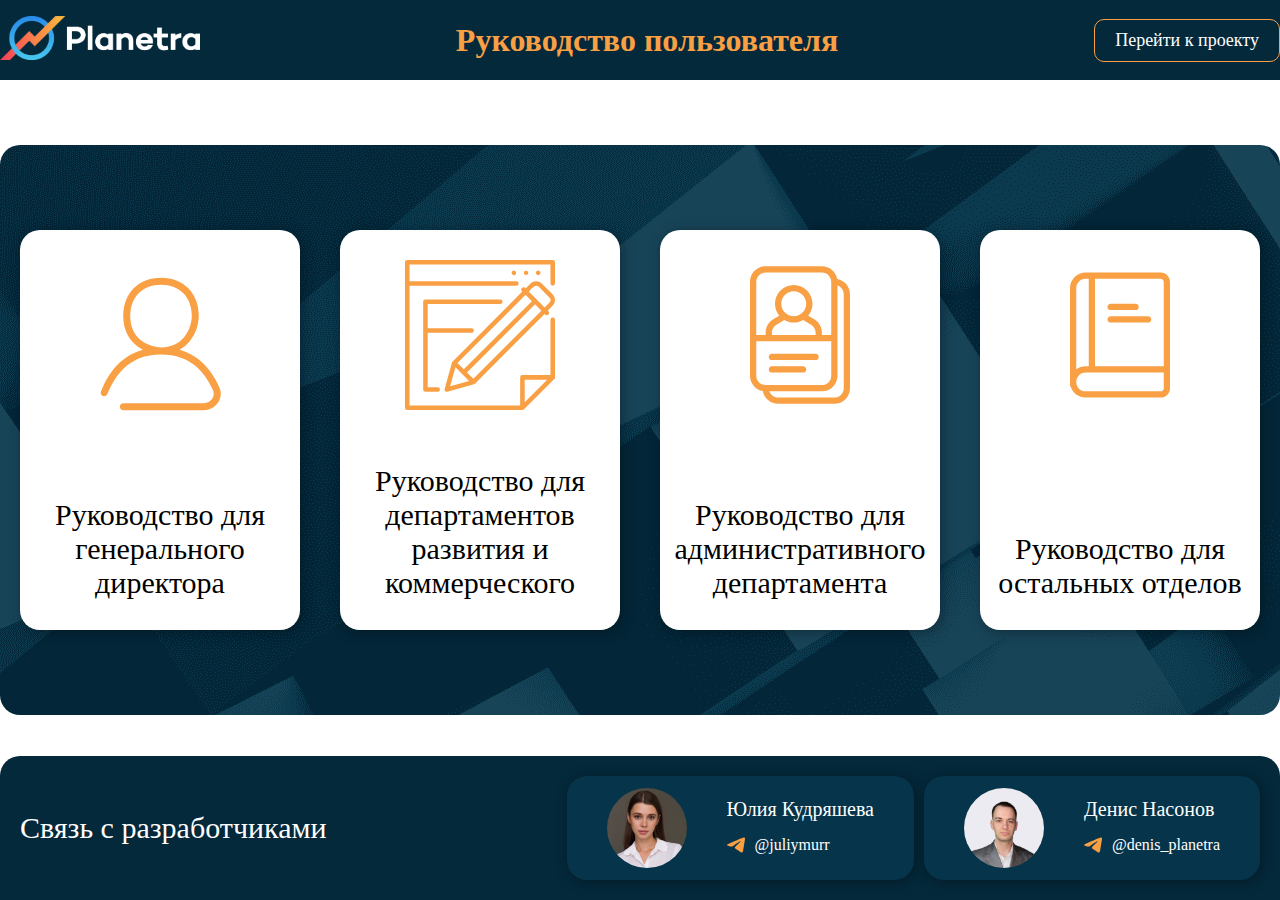
<file: index.html>
<!DOCTYPE html>
<html lang="en">
<head>
    <meta charset="UTF-8">
    <meta http-equiv="X-UA-Compatible" content="IE=edge">
    <meta name="viewport" content="width=device-width, initial-scale=1.0">
    <link rel="stylesheet" href="index.css">
    <title>Инструкция по бюджетированию</title>
</head>
<body>
    <header class="header">
        <div class="container">
            <div class="logo">
                <img class="logo__img" src="cropped-planetra_1.png" alt="">
            </div>
            <h1 class="title">Руководство пользователя</h1>
            <div class="header__project">
               <a class="header__project-link" target="_blank" href="https://ks2.planetra.ru/#/publications/b053cdec5dead7944578e349648557ac3460ae65/01ee9d85-f50d-2149-b8f4-00b15c0c4000?projectUuid=01ee9d85-f50c-fc03-b858-00b15c0c4000"></a>
               <p class="header__project-text">
                Перейти к проекту
               </p>
            </div>
        </div>
    </header>
    <main class="main">
        <div class="main__img">
            <div class="main__container">
                <div class="main__item">
                    <a class="main__item-link" href="https://denis0991.github.io/budgeting/gendir/index"></a>
                        <svg xmlns="http://www.w3.org/2000/svg" width="168" height="168" viewBox="0 0 168 168" fill="none"><path class="main__item-svg" fill-rule="evenodd" clip-rule="evenodd" d="M62.6427 33.2308C57.3786 38.5853 54.2194 46.3751 54.2194 56.0572C54.2194 68.8212 59.6294 76.5035 66.0451 81.1099C72.6403 85.8453 80.465 87.4267 85.0006 87.4267C96.2145 87.4267 103.791 82.7315 108.646 76.5583C113.596 70.264 115.781 62.33 115.781 56.0572C115.781 46.3751 112.622 38.5853 107.358 33.2308C102.099 27.8816 94.4703 24.6876 85.0006 24.6876C75.5306 24.6876 67.9016 27.8816 62.6427 33.2308ZM103.601 89.8718C107.851 87.5218 111.345 84.4025 114.125 80.8677C120.14 73.2199 122.752 63.7264 122.752 56.0572C122.752 44.8263 119.058 35.1885 112.329 28.3437C105.595 21.4937 96.0905 17.7166 85.0006 17.7166C73.9105 17.7166 64.4061 21.4936 57.6717 28.3437C50.9424 35.1885 47.2484 44.8262 47.2484 56.0572C47.2484 71.1772 53.8316 80.9225 61.9793 86.7725C63.5628 87.9095 65.1992 88.8957 66.8501 89.7461C57.7448 92.248 50.3515 96.6098 44.3321 102.02C34.8141 110.574 28.9148 121.58 24.9404 131.435C24.2204 133.22 25.084 135.251 26.8693 135.971C28.6546 136.691 30.6855 135.827 31.4055 134.042C35.1884 124.662 40.5912 114.754 48.9918 107.204C57.3081 99.7303 68.7446 94.3977 85.0006 94.3977C100.197 94.3977 111.168 99.058 119.312 105.746C127.523 112.489 133.053 121.457 137.016 130.321L137.016 130.321C139.66 136.235 135.02 143.195 127.738 143.195H47.3073C45.3823 143.195 43.8218 144.755 43.8218 146.68C43.8218 148.605 45.3823 150.166 47.3073 150.166H127.738C139.255 150.166 148.408 138.725 143.38 127.476C139.173 118.065 133.089 108.039 123.736 100.359C118.184 95.7994 111.548 92.1228 103.601 89.8718Z" fill="#F99F44"/></svg>
                   <p>Руководство для генерального директора</p>
                </div>
                <div class="main__item">
                    <a class="main__item-link" href="https://denis0991.github.io/budgeting/dr_and_commers/index"></a>
                          <svg class="svg-dr" xmlns="http://www.w3.org/2000/svg" viewBox="0 0 22.108 22.105" width="200" height="300"><defs><style>.cls-1{fill:#1a171b;}</style></defs><g data-name="Layer 2" id="Layer_2"><g data-name="Layer 1" id="Layer_1-2"><path class="main__item-svg" class="cls-1" d="M19.389,1.661c.491-.4.866.513.237.572A.338.338,0,0,1,19.389,1.661ZM18.174,1.9a.335.335,0,0,0-.669,0A.335.335,0,0,0,18.174,1.9Zm-2.357-.237c-.313.3.173.786.473.474S16.126,1.358,15.817,1.661Zm5.229,5.806c.491.369-.1.966-.474.474L10.309,18.22a.324.324,0,0,1-.146.086L6.252,19.413A.334.334,0,0,1,5.838,19l1.1-3.914a.337.337,0,0,1,.085-.146L17.291,4.659a.346.346,0,1,1,.473-.474l.7-.7a1.225,1.225,0,0,1,1.726,0l1.557,1.555a1.21,1.21,0,0,1,.358.863C22.162,6.534,21.423,7.059,21.046,7.467ZM7.737,15.175l.93.93L18.7,6.063l-.931-.93Zm1.7,2.642-2-2-.785,2.79ZM20.1,7.468l-.931-.932L9.14,16.578l.932.932Zm1.175-1.956L19.717,3.957c-.558-.54-1.106.391-1.48.7l2.335,2.335.7-.7A.554.554,0,0,0,21.274,5.512ZM22.105.335V3.461a.335.335,0,0,1-.669,0V.67H.67V3.126H16.411a.335.335,0,0,1,0,.67H.67V21.435h16.3V17.3a.334.334,0,0,1,.335-.335h4.131V8.82a.335.335,0,0,1,.67,0V17.3a.334.334,0,0,1-.1.237l-4.466,4.466a.334.334,0,0,1-.236.1H.335A.335.335,0,0,1,0,21.77V.335A.335.335,0,0,1,.335,0H21.77A.335.335,0,0,1,22.105.335ZM17.639,20.961l3.323-3.322H17.639ZM9.816,10.717a.335.335,0,0,0,0-.67H3.349V6.475h10.7a.335.335,0,1,0,0-.67H3.015a.335.335,0,0,0-.335.336v12.95a.335.335,0,0,0,.335.335H4.821a.335.335,0,1,0,0-.67H3.349V10.717Z" data-name="web design" id="web_design" fill="#F99F44"/></g></g></svg>
                    <p>Руководство для департаментов развития и коммерческого</p>
                </div>
                <div class="main__item">
                    <a class="main__item-link" href="https://denis0991.github.io/budgeting/admin/index"></a>
                          <svg xmlns="http://www.w3.org/2000/svg" width="200" height="150" viewBox="0 0 24 24">
                            <path class="main__item-svg" d="M15.5,12 L17,12 L17,3.5 C17,2.67157288 16.3284271,2 15.5,2 L6.5,2 C5.67157288,2 5,2.67157288 5,3.5 L5,12 L6.5,12 L6.5,11.6323808 C6.5,10.7542236 6.96074708,9.94045656 7.71376061,9.48864844 L8.68372662,8.90666884 C8.2565549,8.38832622 8,7.72412391 8,7 C8,5.34314575 9.34314575,4 11,4 C12.6568542,4 14,5.34314575 14,7 C14,7.72412391 13.7434451,8.38832622 13.3162734,8.90666884 L14.2862394,9.48864844 C15.0392529,9.94045656 15.5,10.7542236 15.5,11.6323808 L15.5,12 L15.5,12 Z M14.5,12 L14.5,11.6323808 C14.5,11.1054865 14.2235517,10.6172262 13.7717436,10.3461414 L12.5131641,9.59099367 C12.0689421,9.85098383 11.5518734,10 11,10 C10.4481266,10 9.93105788,9.85098383 9.48683587,9.59099367 L8.22825637,10.3461414 C7.77644825,10.6172262 7.5,11.1054865 7.5,11.6323808 L7.5,12 L14.5,12 L14.5,12 Z M17,13 L5,13 L5,18.5 C5,19.3284271 5.67157288,20 6.5,20 L15.5,20 C16.3284271,20 17,19.3284271 17,18.5 L17,13 L17,13 Z M17.958119,3.04188098 C19.1200402,3.25706275 20,4.27576856 20,5.5 L20,20.5 C20,21.8807119 18.8807119,23 17.5,23 L8.5,23 C7.27576856,23 6.25706275,22.1200402 6.04188098,20.958119 C4.8799598,20.7429373 4,19.7242314 4,18.5 L4,3.5 C4,2.11928813 5.11928813,1 6.5,1 L15.5,1 C16.7242314,1 17.7429373,1.8799598 17.958119,3.04188098 L17.958119,3.04188098 Z M7.08535285,21 C7.29127106,21.5825962 7.84689059,22 8.5,22 L17.5,22 C18.3284271,22 19,21.3284271 19,20.5 L19,5.5 C19,4.84689059 18.5825962,4.29127106 18,4.08535285 L18,18.5 C18,19.8807119 16.8807119,21 15.5,21 L7.08535285,21 L7.08535285,21 Z M11,9 C12.1045695,9 13,8.1045695 13,7 C13,5.8954305 12.1045695,5 11,5 C9.8954305,5 9,5.8954305 9,7 C9,8.1045695 9.8954305,9 11,9 Z M7.5,16 C7.22385763,16 7,15.7761424 7,15.5 C7,15.2238576 7.22385763,15 7.5,15 L14.5,15 C14.7761424,15 15,15.2238576 15,15.5 C15,15.7761424 14.7761424,16 14.5,16 L7.5,16 Z M7.5,18 C7.22385763,18 7,17.7761424 7,17.5 C7,17.2238576 7.22385763,17 7.5,17 L12.5,17 C12.7761424,17 13,17.2238576 13,17.5 C13,17.7761424 12.7761424,18 12.5,18 L7.5,18 Z" fill="#F99F44"/>
                          </svg>
                    <p>Руководство для административного департамента</p>
                </div>
                <div class="main__item">
                    <a class="main__item-link" href="https://denis0991.github.io/budgeting/other/index"></a>
                        <svg xmlns="http://www.w3.org/2000/svg" width="200" height="150" viewBox="0 0 24 24">
                            <path class="main__item-svg" d="M8,3 L8,17 L19,17 L19,3.5 C19,3.22385763 18.7761424,3 18.5,3 L8,3 Z M7,3 L6.5,3 C5.67157288,3 5,3.67157288 5,4.5 L5,17.4998169 C5.41783027,17.1859724 5.93719704,17 6.5,17 L7,17 L7,3 Z M4.15121433,20.3582581 C4.05793442,20.2674293 4,20.1404803 4,20 L4,4.5 C4,3.11928813 5.11928813,2 6.5,2 L18.5,2 C19.3284271,2 20,2.67157288 20,3.5 L20,20.5 C20,21.3284271 19.3284271,22 18.5,22 L6.5,22 C5.42082093,22 4.50134959,21.3162099 4.15121433,20.3582581 L4.15121433,20.3582581 Z M19,18 L6.5,18 C5.67157288,18 5,18.6715729 5,19.5 C5,20.3284271 5.67157288,21 6.5,21 L18.5,21 C18.7761424,21 19,20.7761424 19,20.5 L19,18 Z M10.5,10 C10.2238576,10 10,9.77614237 10,9.5 C10,9.22385763 10.2238576,9 10.5,9 L16.5,9 C16.7761424,9 17,9.22385763 17,9.5 C17,9.77614237 16.7761424,10 16.5,10 L10.5,10 Z M10.5,8 C10.2238576,8 10,7.77614237 10,7.5 C10,7.22385763 10.2238576,7 10.5,7 L14.5,7 C14.7761424,7 15,7.22385763 15,7.5 C15,7.77614237 14.7761424,8 14.5,8 L10.5,8 Z" fill="#F99F44"/>
                          </svg>
                    <p>Руководство для остальных отделов</p>
                </div>
            </div>
        </div>
    </main>
    <footer class="footer">
        <div class="container">
            <div class="footer__title">
                Связь с разработчиками
            </div>
            <div class="juls">
                <a class="juls__link" href="https://t.me/juliymurr" target="blank"></a>
                <div class="juls__photo">
                    <img class="footer__photo" src="img/photo_2023-09-12_15-23-03.jpg" alt="">
                </div>
                <div class="juls__text">
                    <p class="juls__name">Юлия Кудряшева</p>
                    <p class="svg"><svg xmlns="http://www.w3.org/2000/svg" width="18" height="18" viewBox="0 0 543 450" fill="none">
                        <path fill-rule="evenodd" clip-rule="evenodd" d="M37.3284 193.722C183.089 130.217 280.285 88.35 328.917 68.1222C467.773 10.3674 496.625 0.334815 515.431 0.00353222C519.568 -0.0693298 528.816 0.95574 534.806 5.8167C539.865 9.92121 541.257 15.4658 541.923 19.3573C542.589 23.2488 543.418 32.1138 542.759 39.0407C535.234 118.102 502.675 309.965 486.111 398.515C479.102 435.984 465.301 448.548 451.941 449.777C422.905 452.449 400.856 430.588 372.733 412.153C328.727 383.306 303.866 365.349 261.15 337.2C211.784 304.669 243.786 286.789 271.919 257.569C279.282 249.921 407.215 133.556 409.691 123C410.001 121.68 410.288 116.759 407.365 114.16C404.441 111.562 400.126 112.45 397.012 113.157C392.599 114.159 322.298 160.625 186.11 252.556C166.155 266.259 148.081 272.935 131.887 272.585C114.034 272.199 79.6927 262.491 54.1636 254.192C22.8511 244.014 -2.03552 238.632 0.131547 221.346C1.26029 212.343 13.6592 203.135 37.3284 193.722Z" fill="#F99F44"/>
                        </svg>@juliymurr</p>
                </div>
            </div>
            <div class="denis">
                <a class="denis__link" href="https://t.me/denis_planetra" target="blank"></a>
                <div class="denis__photo">
                    <img class="footer__photo" src="img/вввjpg.jpg" alt="">
                </div>
                <div class="denis__text">
                    <p class="denis__name">Денис Насонов</p>
                    <p class="svg"><svg xmlns="http://www.w3.org/2000/svg" width="18" height="18" viewBox="0 0 543 450" fill="none">
                        <path fill-rule="evenodd" clip-rule="evenodd" d="M37.3284 193.722C183.089 130.217 280.285 88.35 328.917 68.1222C467.773 10.3674 496.625 0.334815 515.431 0.00353222C519.568 -0.0693298 528.816 0.95574 534.806 5.8167C539.865 9.92121 541.257 15.4658 541.923 19.3573C542.589 23.2488 543.418 32.1138 542.759 39.0407C535.234 118.102 502.675 309.965 486.111 398.515C479.102 435.984 465.301 448.548 451.941 449.777C422.905 452.449 400.856 430.588 372.733 412.153C328.727 383.306 303.866 365.349 261.15 337.2C211.784 304.669 243.786 286.789 271.919 257.569C279.282 249.921 407.215 133.556 409.691 123C410.001 121.68 410.288 116.759 407.365 114.16C404.441 111.562 400.126 112.45 397.012 113.157C392.599 114.159 322.298 160.625 186.11 252.556C166.155 266.259 148.081 272.935 131.887 272.585C114.034 272.199 79.6927 262.491 54.1636 254.192C22.8511 244.014 -2.03552 238.632 0.131547 221.346C1.26029 212.343 13.6592 203.135 37.3284 193.722Z" fill="#F99F44"/>
                        </svg>@denis_planetra</p>
                </div>
            </div>
        </div>
    </footer>
</body>
</html>
</file>
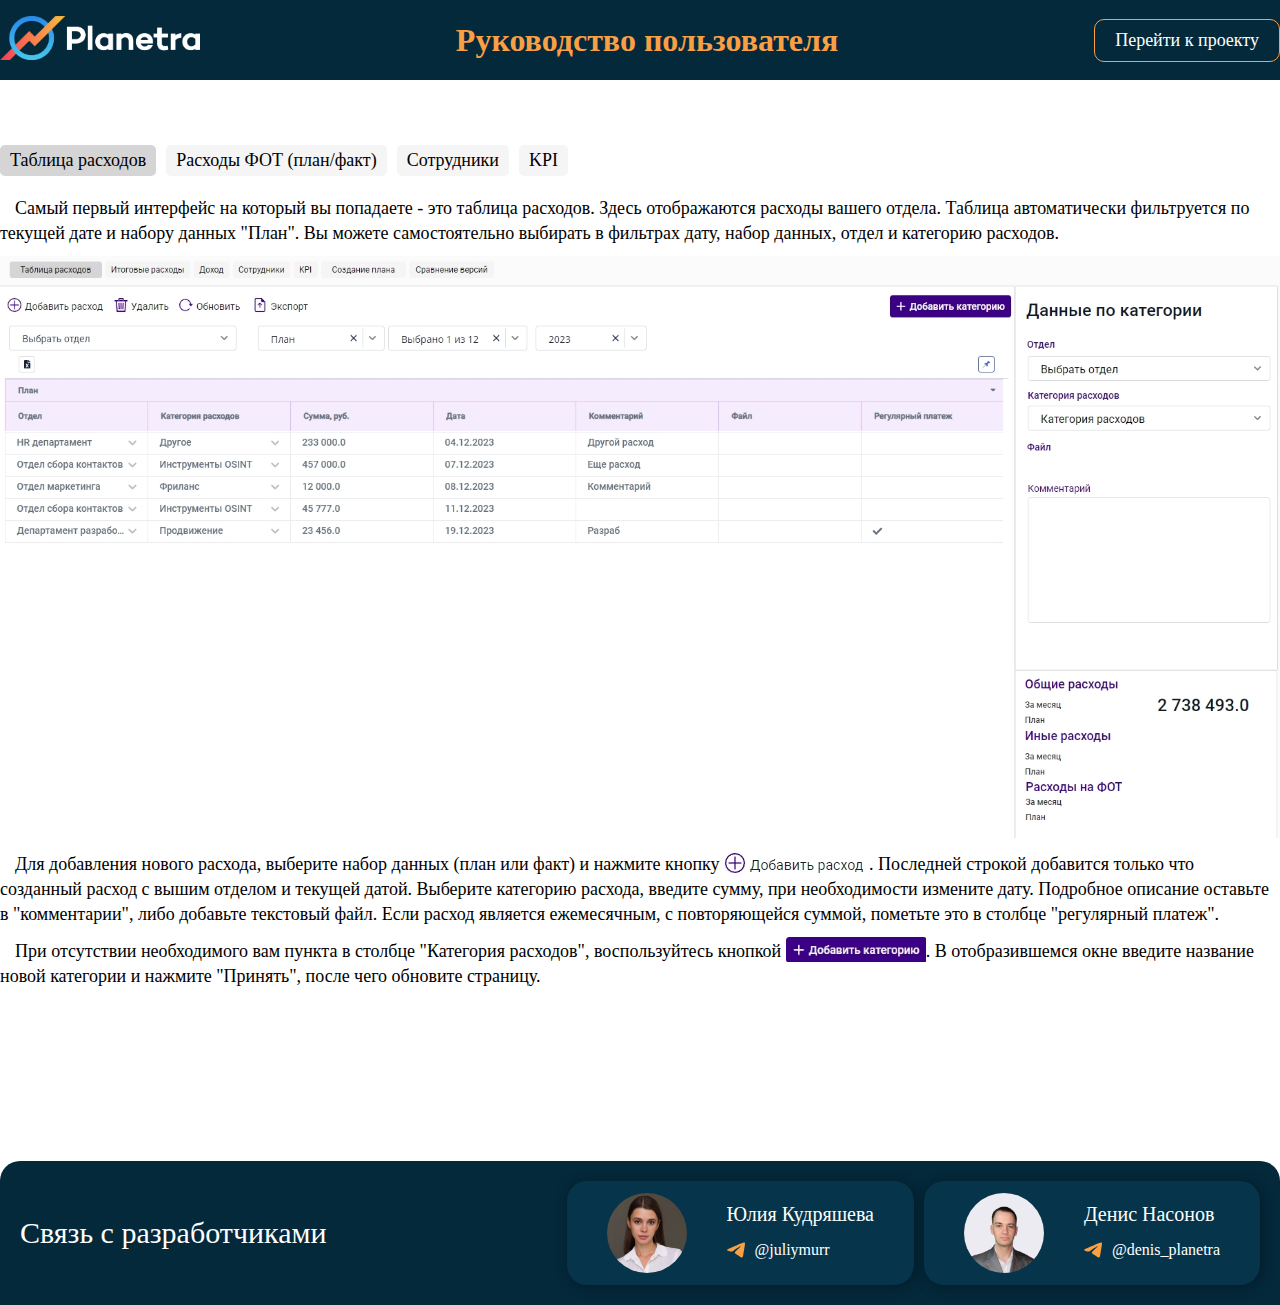
<file: admin/index.html>
<!DOCTYPE html>
<html lang="en">
<head>
    <meta charset="UTF-8">
    <meta http-equiv="X-UA-Compatible" content="IE=edge">
    <meta name="viewport" content="width=device-width, initial-scale=1.0">
    <link rel="stylesheet" href="index.css">
    <title>Инструкция по бюджетированию</title>
</head>
<body>
    <header class="header">
        <div class="container">
            <div class="logo">
                <a href="https://denis0991.github.io/budgeting/index"><img class="logo__img" src="cropped-planetra_1.png" alt=""></a>
            </div>
            <h1 class="title">Руководство пользователя</h1>
            <div class="header__project">
               <a class="header__project-link" target="_blank" href="https://ks2.planetra.ru/#/publications/b053cdec5dead7944578e349648557ac3460ae65/01ee9d85-f50d-2149-b8f4-00b15c0c4000?projectUuid=01ee9d85-f50c-fc03-b858-00b15c0c4000"></a>
               <p class="header__project-text">
                Перейти к проекту
               </p>
            </div>
        </div>
    </header>
    <main class="main">
        <div class="main__container">
            <ul class="button-container">
                <li class="expense-table btn btn_active">Таблица расходов</li>
                <li class="fot btn">Расходы ФОТ (план/факт)</li>
                <li class="employees btn">Сотрудники</li>
                <li class="kpi btn">KPI</li>
            </ul>
            <div class="content">
                <div class="main__expense-table">
                    <p class="main__text">Самый первый интерфейс на который вы попадаете - это таблица расходов.
                        Здесь отображаются расходы вашего отдела. Таблица автоматически фильтруется по текущей дате и набору данных "План". Вы можете самостоятельно выбирать
                    в фильтрах дату, набор данных, отдел и категорию расходов.
                    </p>
                    <img class="table-img" src="img/Таблица расходов гендир.jpg" alt="">
                        <p class="main__text">Для добавления нового расхода, выберите набор данных (план или факт) и нажмите кнопку <img class="add" src="img/Скриншот 19-12-2023 144121.jpg" alt="">.
                            Последней строкой добавится только что созданный расход с вышим отделом и текущей датой. Выберите категорию расхода, введите сумму,
                            при необходимости измените дату. Подробное описание оставьте в "комментарии", либо добавьте текстовый файл. Если расход является ежемесячным,
                            с повторяющейся суммой, пометьте это в столбце "регулярный платеж".
                        </p>
                        <p class="main__text">
                            При отсутствии необходимого вам пункта в столбце "Категория расходов", воспользуйтесь кнопкой <img class="add-category" src="img/Скриншот 19-12-2023 145108.jpg" alt="">. В отобразившемся окне введите
                            название новой категории и нажмите "Принять", после чего обновите страницу.
                        </p>
                </div>
                <div class="main__employees disable">
                    <p class="main__text">На интерфейсе "Сотрудники" вы можете видеть всех сотрудников.
                        Таблица автоматически фильтруется по текущей дате. Здесь представлена информация по зарплатам сотрудников. А так же
                        дополнительные данные, доступные по кнопке <img class="info" src="img/Скриншот 20-12-2023 103408.jpg" alt="">
                    </p>
                    <p class="main__text">Нажав на определенного сотрудника, можно <img class="content-img" src="img/Скриншот 20-12-2023 110336.jpg" alt="">, либо <img class="content-img" src="img/Скриншот 20-12-2023 110347.jpg" alt=""></p>

                    <img class="table-img" src="img/Сотрудники-гендир.jpg" alt="">
                    <p class="main__text">Если имеются непредвиденные расходы на сотрудника, воспользуйтесь кнопкой <img class="additional-expenses" src="img/Скриншот 20-12-2023 104057.jpg" alt="">.
                    В отобразившемся окне нужно выбрать сотрудника, набор данных, затем нажать кнопку "Добавить расход" и заполнить необходимые данные (сумма, тип расхода, комментарий).
                    </p>
                    <img class="dop-modal" src="img/Скриншот 20-12-2023 105821.jpg" alt="">
                </div>
                <div class="main__kpi disable">
                   <p class="main__text">
                    Интерфейс направленный на расчет кпи по каждому сотруднику помесячно. По заданным формулам система рассчитывает размер КПИ.
                   </p>
                   <p class="main__text">
                    Показатели влияющие на кпи: тимлид (логический показатель да/нет), количество задач (всего), количество выполненных задач,
                     количество выполненных в срок задач, а также сама ставка/оклад.
                   </p>
                   <p class="main__text">
                    При заполнение данных показателей система сама рассчитывает % выполненных задач, % соблюдения дедлайнов,
                     коэффициент 1 и коэффициент 2 и выводит рассчитанную сумму КПИ.
                   </p>
                   <p class="main__text">
                    Таблицу пользователь может фильтровать по отделу из функционального фильтра, а
                     также проводить фильтрацию по набору данных, форме приема и месяцу.
                   </p>
                   <img class="table-img" src="img/KPI.jpg" alt="">
                </div>
                <div class="main__fot disable">
                   <p class="main__text">
                    Данный интерфейс является двойным. В верхне части интерфейса располагается
                    таблица ФОТ с сотрудниками, работающими по трудовому кодексу, а в нижней части, таблица с самозанятыми и ИП. Интерфейсы "План" и "Факт" практически
                    идентичны, отличаются лишь некоторые показатели в верхней таблице. Таблица автоматически фильтруется по текущей дате, но вы можете выбрать
                     необходимый вам период.
                   </p>
                   <p class="main__text">
                    Для добавления нового сотрудника воспользуйтесь кнопкой <img class="add-employees" src="img/добавить_сотрудника.jpg" alt="">, в отобразившемся
                    окне введите ФИО, форму приема и обязательно отдел. Для удаления сотрудника, выберите его нажатием на строку с именем и воспользуйтесь кнопкой "Удалить сотрудника".
                    Если необходимо изменить отдел, выберите сотрудника нажатием на строчку с именем и нажмите кнопку <img class="content-img" src="img/Скриншот 20-12-2023 110347.jpg" alt="">.
                   </p>
                   <p class="main__text">Если имеются непредвиденные расходы на сотрудника, воспользуйтесь кнопкой <img class="additional-expenses" src="img/Скриншот 20-12-2023 104057.jpg" alt="">.
                    В отобразившемся окне нужно выбрать сотрудника, набор данных, затем нажать кнопку "Добавить расход" и заполнить необходимые данные (сумма, тип расхода, комментарий).
                    </p>
                    <p class="main__text">
                        Для заполнения данных при помощи импорта нужно для начала воспользоваться экспортом. Есть несколько вариантов шаблонов: "Зарплата (по ТК факт)", "Зарплата (по ТК план)" и "Запрлата (по СЗ)". Для трудового кодекса нужно выбирать шаблон,
                        в зависимости от того, на какой старнице вы находитесь ("План" или "Факт"), а для самозанятых шаблон один. Нажмите <img class="content-img" src="img/экспорт.jpg" alt="">, выберите необходимый шаблон и загрузите файл на
                        компьютер. Заполните в нем данные и нажмите <img class="content-img" src="img/импорт.jpg" alt="">. Выберите в строке нужный шаблон и заполненный файл. Название строки можно
                        оставить пустым. Затем, следуйте инструкции на экране.
                    </p>
                    <p class="main__text-title">
                        Первая таблица
                    </p>
                   <img class="table-img" src="img/фот1.png" alt="">
                   <p class="main__text-title">Вторая таблица</p>
                   <img class="table-img" src="img/фот2.png" alt="">

                </div>
            </div>
          
        </div>
    </main>
    <footer class="footer">
        <div class="container">
            <div class="footer__title">
                Связь с разработчиками
            </div>
            <div class="juls">
                <a class="juls__link" href="https://t.me/juliymurr" target="blank"></a>
                <div class="juls__photo">
                    <img class="footer__photo" src="img/photo_2023-09-12_15-23-03.jpg" alt="">
                </div>
                <div class="juls__text">
                    <p class="juls__name">Юлия Кудряшева</p>
                    <p class="svg"><svg xmlns="http://www.w3.org/2000/svg" width="18" height="18" viewBox="0 0 543 450" fill="none">
                        <path fill-rule="evenodd" clip-rule="evenodd" d="M37.3284 193.722C183.089 130.217 280.285 88.35 328.917 68.1222C467.773 10.3674 496.625 0.334815 515.431 0.00353222C519.568 -0.0693298 528.816 0.95574 534.806 5.8167C539.865 9.92121 541.257 15.4658 541.923 19.3573C542.589 23.2488 543.418 32.1138 542.759 39.0407C535.234 118.102 502.675 309.965 486.111 398.515C479.102 435.984 465.301 448.548 451.941 449.777C422.905 452.449 400.856 430.588 372.733 412.153C328.727 383.306 303.866 365.349 261.15 337.2C211.784 304.669 243.786 286.789 271.919 257.569C279.282 249.921 407.215 133.556 409.691 123C410.001 121.68 410.288 116.759 407.365 114.16C404.441 111.562 400.126 112.45 397.012 113.157C392.599 114.159 322.298 160.625 186.11 252.556C166.155 266.259 148.081 272.935 131.887 272.585C114.034 272.199 79.6927 262.491 54.1636 254.192C22.8511 244.014 -2.03552 238.632 0.131547 221.346C1.26029 212.343 13.6592 203.135 37.3284 193.722Z" fill="#F99F44"/>
                        </svg>@juliymurr</p>
                </div>
            </div>
            <div class="denis">
                <a class="denis__link" href="https://t.me/denis_planetra" target="blank"></a>
                <div class="denis__photo">
                    <img class="footer__photo" src="img/вввjpg.jpg" alt="">
                </div>
                <div class="denis__text">
                    <p class="denis__name">Денис Насонов</p>
                    <p class="svg"><svg xmlns="http://www.w3.org/2000/svg" width="18" height="18" viewBox="0 0 543 450" fill="none">
                        <path fill-rule="evenodd" clip-rule="evenodd" d="M37.3284 193.722C183.089 130.217 280.285 88.35 328.917 68.1222C467.773 10.3674 496.625 0.334815 515.431 0.00353222C519.568 -0.0693298 528.816 0.95574 534.806 5.8167C539.865 9.92121 541.257 15.4658 541.923 19.3573C542.589 23.2488 543.418 32.1138 542.759 39.0407C535.234 118.102 502.675 309.965 486.111 398.515C479.102 435.984 465.301 448.548 451.941 449.777C422.905 452.449 400.856 430.588 372.733 412.153C328.727 383.306 303.866 365.349 261.15 337.2C211.784 304.669 243.786 286.789 271.919 257.569C279.282 249.921 407.215 133.556 409.691 123C410.001 121.68 410.288 116.759 407.365 114.16C404.441 111.562 400.126 112.45 397.012 113.157C392.599 114.159 322.298 160.625 186.11 252.556C166.155 266.259 148.081 272.935 131.887 272.585C114.034 272.199 79.6927 262.491 54.1636 254.192C22.8511 244.014 -2.03552 238.632 0.131547 221.346C1.26029 212.343 13.6592 203.135 37.3284 193.722Z" fill="#F99F44"/>
                        </svg>@denis_planetra</p>
                </div>
            </div>
        </div>
    </footer>
    <script src="index.js"></script>
</body>
</html>
</file>
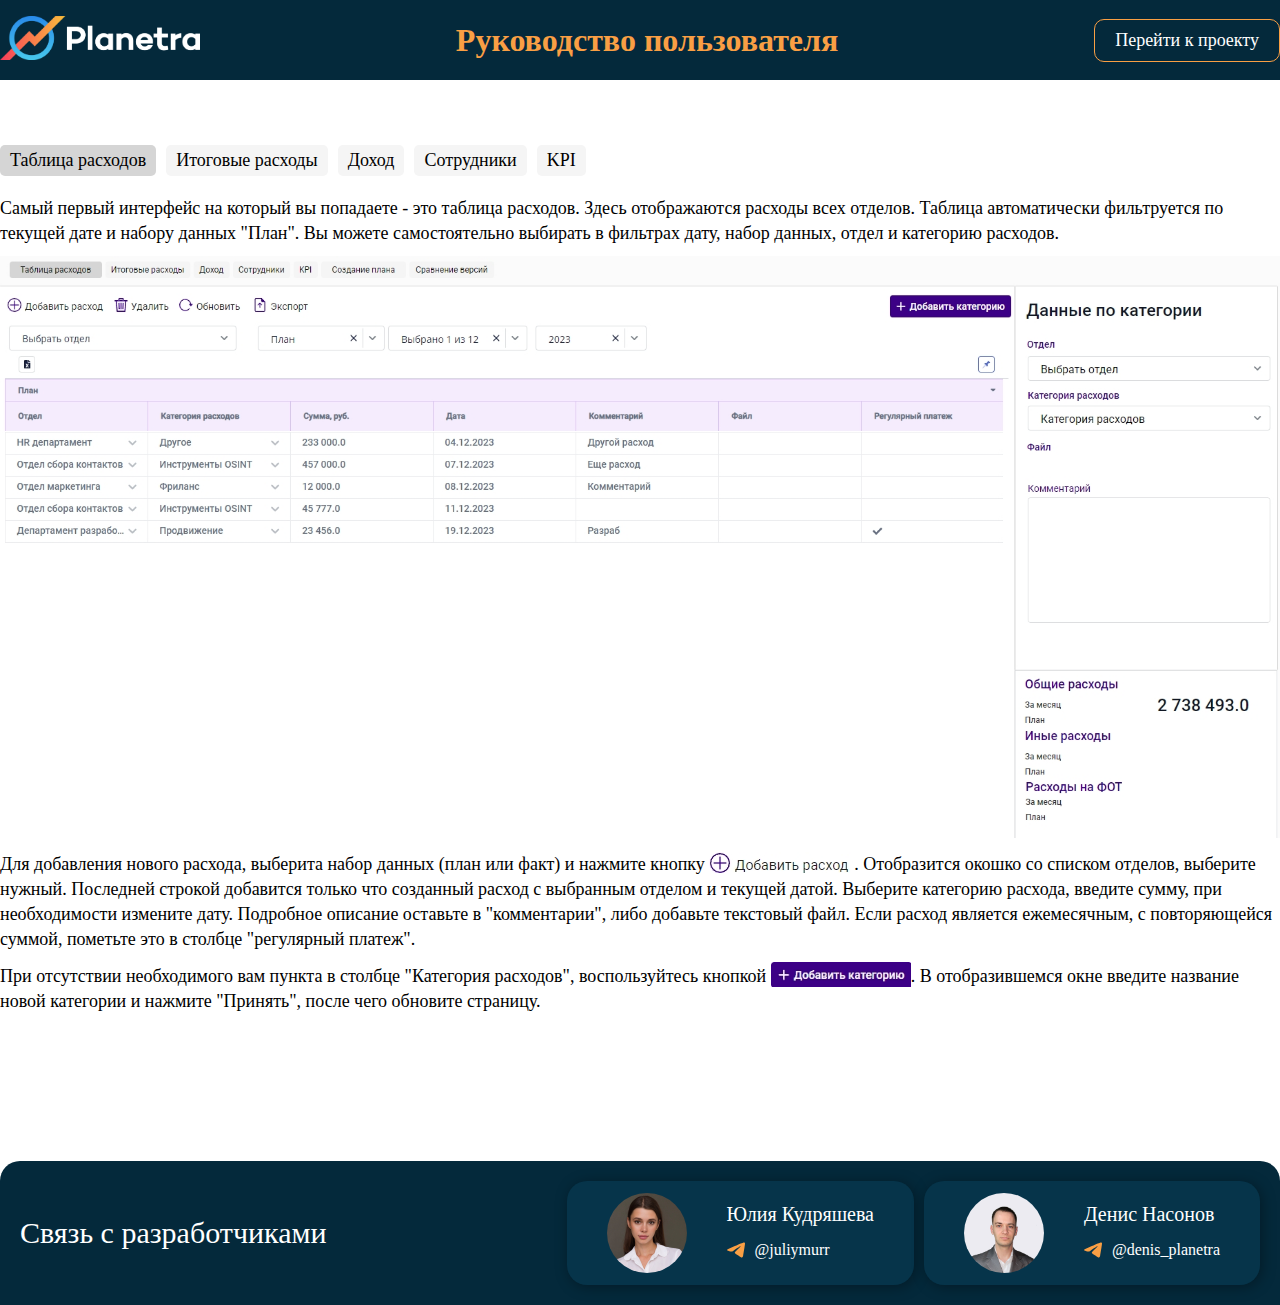
<file: dr_and_commers/index.html>
<!DOCTYPE html>
<html lang="en">
<head>
    <meta charset="UTF-8">
    <meta http-equiv="X-UA-Compatible" content="IE=edge">
    <meta name="viewport" content="width=device-width, initial-scale=1.0">
    <link rel="stylesheet" href="index.css">
    <title>Инструкция по бюджетированию</title>
</head>
<body>
    <header class="header">
        <div class="container">
            <div class="logo">
                <a href="https://denis0991.github.io/budgeting/index"><img class="logo__img" src="cropped-planetra_1.png" alt=""></a>
            </div>
            <h1 class="title">Руководство пользователя</h1>
            <div class="header__project">
               <a class="header__project-link" target="_blank" href="https://ks2.planetra.ru/#/publications/b053cdec5dead7944578e349648557ac3460ae65/01ee9d85-f50d-2149-b8f4-00b15c0c4000?projectUuid=01ee9d85-f50c-fc03-b858-00b15c0c4000"></a>
               <p class="header__project-text">
                Перейти к проекту
               </p>
            </div>
        </div>
    </header>
    <main class="main">
        <div class="main__container">
            <ul class="button-container">
                <li class="expense-table btn btn_active">Таблица расходов</li>
                <li class="final-expense btn">Итоговые расходы</li>
                <li class="income btn">Доход</li>
                <li class="employees btn">Сотрудники</li>
                <li class="kpi btn">KPI</li>
            </ul>
            <div class="content">
                <div class="main__expense-table">
                    <p class="main__text">Самый первый интерфейс на который вы попадаете - это таблица расходов.
                        Здесь отображаются расходы всех отделов. Таблица автоматически фильтруется по текущей дате и набору данных "План". Вы можете самостоятельно выбирать
                    в фильтрах дату, набор данных, отдел и категорию расходов.
                    </p>
                    <img class="table-img" src="img/Таблица расходов гендир.jpg" alt="">
                        <p class="main__text">Для добавления нового расхода, выберита набор данных (план или факт) и нажмите кнопку <img class="add" src="img/Скриншот 19-12-2023 144121.jpg" alt="">.
                            Отобразится окошко со списком отделов, выберите нужный. Последней строкой добавится только что созданный расход с выбранным отделом и текущей датой. Выберите категорию расхода, введите сумму,
                            при необходимости измените дату. Подробное описание оставьте в "комментарии", либо добавьте текстовый файл. Если расход является ежемесячным,
                            с повторяющейся суммой, пометьте это в столбце "регулярный платеж".
                        </p>
                        <p class="main__text">
                            При отсутствии необходимого вам пункта в столбце "Категория расходов", воспользуйтесь кнопкой <img class="add-category" src="img/Скриншот 19-12-2023 145108.jpg" alt="">. В отобразившемся окне введите
                            название новой категории и нажмите "Принять", после чего обновите страницу.
                        </p>
                </div>
                <div class="main__income disable">
                   <p class="main__text">
                    На этом интерфейсе отображаются все имеющиеся договора. Здесь указывается общая стоимость, доход, выручка в конкретный месяц, ответственные сотрудники, тип договора.
                   </p>
                   <p class="main__text">
                    Выбрав нужный договор, при помощи кнопки <img src="img/изменить_сотрудника.jpg" alt=""> можно изменить ответственного сотрудника (выбрать одного или нескольких).
                   </p>
                   <img class="table-img" src="img/Договора.jpg" alt="">
                   <p class="main__text">
                    Кнопкой <img class="licensium-button" src="img/кнопка_лицензии.jpg" alt=""> открывается модальное окно, где отображаются договора с типом "Лицензия". Здесь можно корректировать стоимость и процент дохода.
                   </p>
                   <img class="licensium" src="img/Лицензии.jpg" alt="">
                </div>
                <div class="main__final-expenses disable">
                   <p class="main__text">На интерфейсе "Итоговые расходы" отображается информация по всем отделам и сотрудникам. Так же есть две кнопки с функционалом
                    отправки и получения уведомлений.
                   </p>
                   <p class="main__text">
                    Кнопка <img class="yes" src="img/согласовать.jpg" alt=""> - это бизнес-процесс согласования бюджета определенного отдела. Для согласования требуется выбрать отдел в функциональном фильтре, который передастся в кнопку.
                     Далее при нажатии кнопки, выбранный отдел получит оповещение о согласовании своего бюджета.
                   </p>
                    <p class="main__text">
                        Кнопка <img class="no" src="img/Корректировка.jpg" alt=""> - это бизнес-процесс отправления уведомления о доработке и направления комментария. Для отправления на доработку бюджета определенного отдела нужно выбрать
                         этот отдел в функциональном фильтре. Далее при нажатии на кнопку появится модальное окно с подтверждением отдела.
                         После этого появится окно с возможностью внесения комментария. После подтверждения отправки уведомления и комментария, выбранный ранее
                          в фильтре отдел получит уведомление об отправке бюджета на доработку и комментарий, который был оставлен отправителем.
                    </p>
                    <img class="table-img" src="img/Скриншот 20-12-2023 120738.jpg" alt="">
                </div>
                <div class="main__employees disable">
                    <p class="main__text">На интерфейсе "Сотрудники" вы можете видеть всех сотрудников.
                        Таблица автоматически фильтруется по текущей дате. Здесь представлена информация по зарплатам сотрудников. А так же
                        дополнительные данные, доступные по кнопке <img class="info" src="img/Скриншот 20-12-2023 103408.jpg" alt="">
                    </p>
                    <p class="main__text">Нажав на определенного сотрудника, можно <img class="content-img" src="img/Скриншот 20-12-2023 110336.jpg" alt="">, либо <img class="content-img" src="img/Скриншот 20-12-2023 110347.jpg" alt=""></p>

                    <img class="table-img" src="img/Сотрудники-гендир.jpg" alt="">
                    <p class="main__text">Если имеются непредвиденные расходы на сотрудника, воспользуйтесь кнопкой <img class="additional-expenses" src="img/Скриншот 20-12-2023 104057.jpg" alt="">.
                    В отобразившемся окне нужно выбрать сотрудника, набор данных, затем нажать кнопку "Добавить расход" и заполнить необходимые данные (сумма, тип расхода, комментарий).
                    </p>
                    <img class="dop-modal" src="img/Скриншот 20-12-2023 105821.jpg" alt="">
                </div>
                <div class="main__kpi disable">
                   <p class="main__text">
                    Интерфейс направленный на расчет кпи по каждому сотруднику помесячно. По заданным формулам система рассчитывает размер КПИ.
                   </p>
                   <p class="main__text">
                    Показатели влияющие на кпи: тимлид (логический показатель да/нет), количество задач (всего), количество выполненных задач,
                     количество выполненных в срок задач, а также сама ставка/оклад.
                   </p>
                   <p class="main__text">
                    При заполнение данных показателей система сама рассчитывает % выполненных задач, % соблюдения дедлайнов,
                     коэффициент 1 и коэффициент 2 и выводит рассчитанную сумму КПИ.
                   </p>
                   <p class="main__text">
                    Таблицу пользователь может фильтровать по отделу из функционального фильтра, а
                     также проводить фильтрацию по набору данных, форме приема и месяцу.
                   </p>
                   <img class="table-img" src="img/KPI.jpg" alt="">
                </div>
            </div>
          
        </div>
    </main>
    <footer class="footer">
        <div class="container">
            <div class="footer__title">
                Связь с разработчиками
            </div>
            <div class="juls">
                <a class="juls__link" href="https://t.me/juliymurr" target="blank"></a>
                <div class="juls__photo">
                    <img class="footer__photo" src="img/photo_2023-09-12_15-23-03.jpg" alt="">
                </div>
                <div class="juls__text">
                    <p class="juls__name">Юлия Кудряшева</p>
                    <p class="svg"><svg xmlns="http://www.w3.org/2000/svg" width="18" height="18" viewBox="0 0 543 450" fill="none">
                        <path fill-rule="evenodd" clip-rule="evenodd" d="M37.3284 193.722C183.089 130.217 280.285 88.35 328.917 68.1222C467.773 10.3674 496.625 0.334815 515.431 0.00353222C519.568 -0.0693298 528.816 0.95574 534.806 5.8167C539.865 9.92121 541.257 15.4658 541.923 19.3573C542.589 23.2488 543.418 32.1138 542.759 39.0407C535.234 118.102 502.675 309.965 486.111 398.515C479.102 435.984 465.301 448.548 451.941 449.777C422.905 452.449 400.856 430.588 372.733 412.153C328.727 383.306 303.866 365.349 261.15 337.2C211.784 304.669 243.786 286.789 271.919 257.569C279.282 249.921 407.215 133.556 409.691 123C410.001 121.68 410.288 116.759 407.365 114.16C404.441 111.562 400.126 112.45 397.012 113.157C392.599 114.159 322.298 160.625 186.11 252.556C166.155 266.259 148.081 272.935 131.887 272.585C114.034 272.199 79.6927 262.491 54.1636 254.192C22.8511 244.014 -2.03552 238.632 0.131547 221.346C1.26029 212.343 13.6592 203.135 37.3284 193.722Z" fill="#F99F44"/>
                        </svg>@juliymurr</p>
                </div>
            </div>
            <div class="denis">
                <a class="denis__link" href="https://t.me/denis_planetra" target="blank"></a>
                <div class="denis__photo">
                    <img class="footer__photo" src="img/вввjpg.jpg" alt="">
                </div>
                <div class="denis__text">
                    <p class="denis__name">Денис Насонов</p>
                    <p class="svg"><svg xmlns="http://www.w3.org/2000/svg" width="18" height="18" viewBox="0 0 543 450" fill="none">
                        <path fill-rule="evenodd" clip-rule="evenodd" d="M37.3284 193.722C183.089 130.217 280.285 88.35 328.917 68.1222C467.773 10.3674 496.625 0.334815 515.431 0.00353222C519.568 -0.0693298 528.816 0.95574 534.806 5.8167C539.865 9.92121 541.257 15.4658 541.923 19.3573C542.589 23.2488 543.418 32.1138 542.759 39.0407C535.234 118.102 502.675 309.965 486.111 398.515C479.102 435.984 465.301 448.548 451.941 449.777C422.905 452.449 400.856 430.588 372.733 412.153C328.727 383.306 303.866 365.349 261.15 337.2C211.784 304.669 243.786 286.789 271.919 257.569C279.282 249.921 407.215 133.556 409.691 123C410.001 121.68 410.288 116.759 407.365 114.16C404.441 111.562 400.126 112.45 397.012 113.157C392.599 114.159 322.298 160.625 186.11 252.556C166.155 266.259 148.081 272.935 131.887 272.585C114.034 272.199 79.6927 262.491 54.1636 254.192C22.8511 244.014 -2.03552 238.632 0.131547 221.346C1.26029 212.343 13.6592 203.135 37.3284 193.722Z" fill="#F99F44"/>
                        </svg>@denis_planetra</p>
                </div>
            </div>
        </div>
    </footer>
    <script src="index.js"></script>
</body>
</html>
</file>
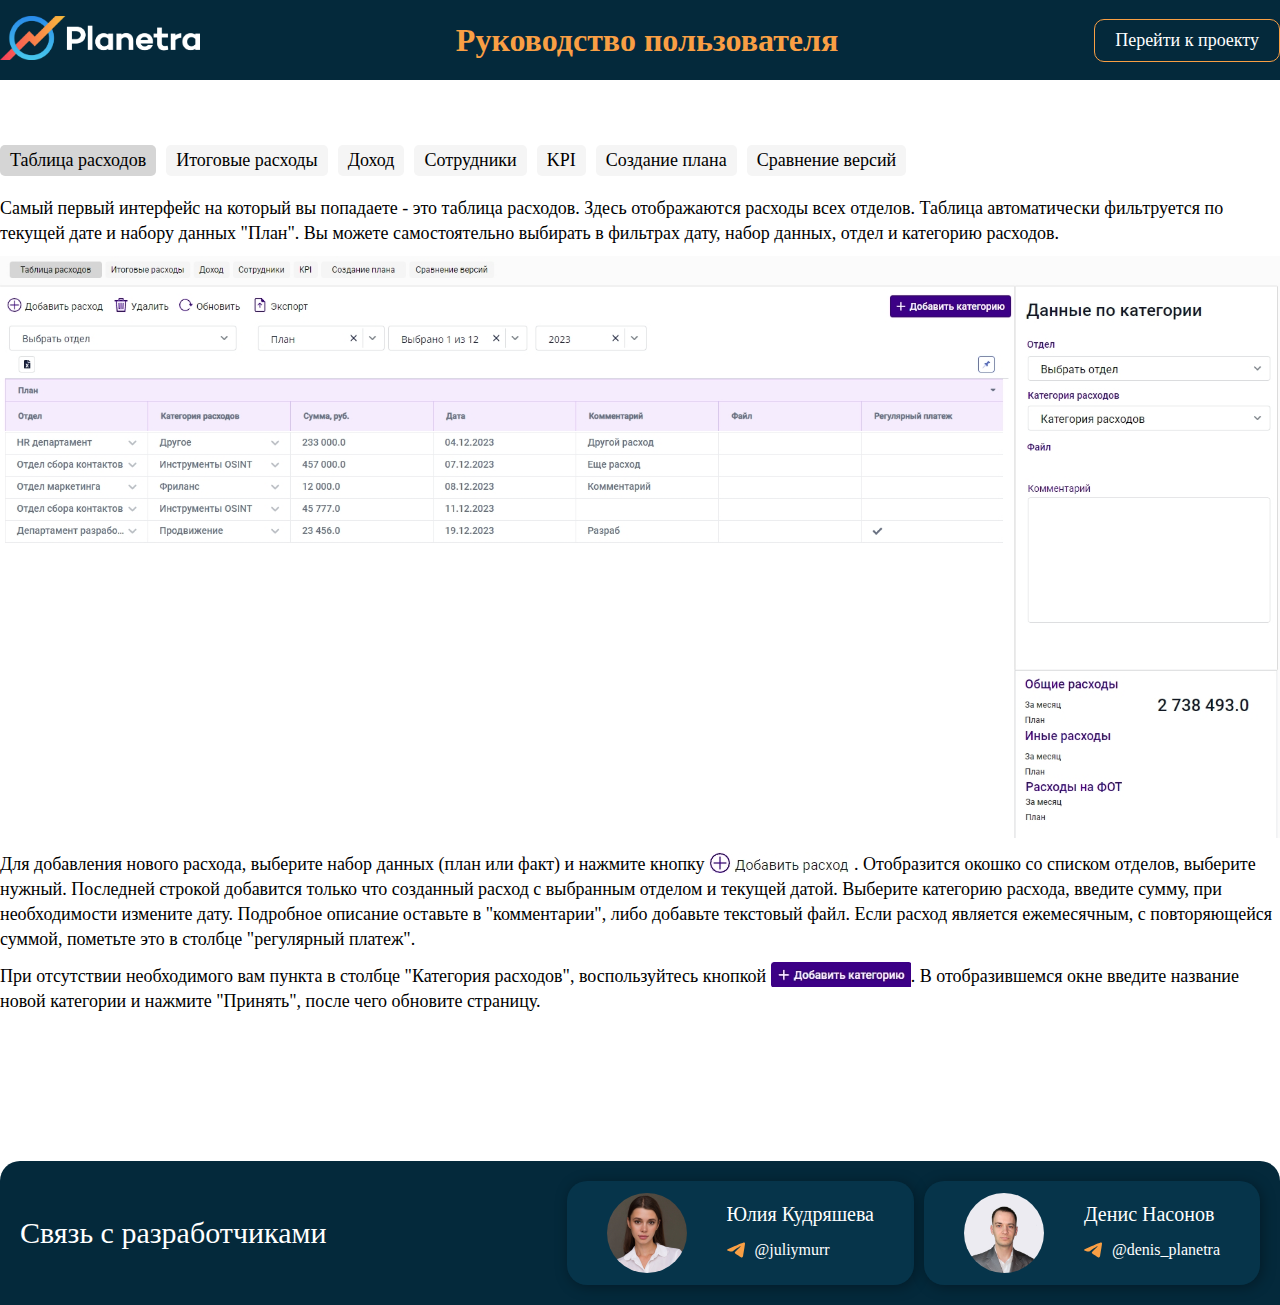
<file: gendir/index.html>
<!DOCTYPE html>
<html lang="en">
<head>
    <meta charset="UTF-8">
    <meta http-equiv="X-UA-Compatible" content="IE=edge">
    <meta name="viewport" content="width=device-width, initial-scale=1.0">
    <link rel="stylesheet" href="index.css">
    <title>Инструкция по бюджетированию</title>
</head>
<body>
    <header class="header">
        <div class="container">
            <div class="logo">
                <a href="https://denis0991.github.io/budgeting/index"><img class="logo__img" src="cropped-planetra_1.png" alt=""></a>
            </div>
            <h1 class="title">Руководство пользователя</h1>
            <div class="header__project">
               <a class="header__project-link" target="_blank" href="https://ks2.planetra.ru/#/publications/b053cdec5dead7944578e349648557ac3460ae65/01ee9d85-f50d-2149-b8f4-00b15c0c4000?projectUuid=01ee9d85-f50c-fc03-b858-00b15c0c4000"></a>
               <p class="header__project-text">
                Перейти к проекту
               </p>
            </div>
        </div>
    </header>
    <main class="main">
        <div class="main__container">
            <ul class="button-container">
                <li class="expense-table btn btn_active">Таблица расходов</li>
                <li class="final-expense btn">Итоговые расходы</li>
                <li class="income btn">Доход</li>
                <li class="employees btn">Сотрудники</li>
                <li class="kpi btn">KPI</li>
                <li class="create btn">Создание плана</li>
                <li class="comparison btn">Сравнение версий</li>
            </ul>
            <div class="content">
                <div class="main__expense-table">
                    <p class="main__text">Самый первый интерфейс на который вы попадаете - это таблица расходов.
                        Здесь отображаются расходы всех отделов. Таблица автоматически фильтруется по текущей дате и набору данных "План". Вы можете самостоятельно выбирать
                    в фильтрах дату, набор данных, отдел и категорию расходов.
                    </p>
                    <img class="table-img" src="img/Таблица расходов гендир.jpg" alt="">
                        <p class="main__text">Для добавления нового расхода, выберите набор данных (план или факт) и нажмите кнопку <img class="add" src="img/Скриншот 19-12-2023 144121.jpg" alt="">.
                            Отобразится окошко со списком отделов, выберите нужный. Последней строкой добавится только что созданный расход с выбранным отделом и текущей датой. Выберите категорию расхода, введите сумму,
                            при необходимости измените дату. Подробное описание оставьте в "комментарии", либо добавьте текстовый файл. Если расход является ежемесячным,
                            с повторяющейся суммой, пометьте это в столбце "регулярный платеж".
                        </p>
                        <p class="main__text">
                            При отсутствии необходимого вам пункта в столбце "Категория расходов", воспользуйтесь кнопкой <img class="add-category" src="img/Скриншот 19-12-2023 145108.jpg" alt="">. В отобразившемся окне введите
                            название новой категории и нажмите "Принять", после чего обновите страницу.
                        </p>
                </div>
                <div class="main__income disable">
                   <p class="main__text">
                    На этом интерфейсе отображаются все имеющиеся договора. Здесь указывается общая стоимость, доход, выручка в конкретный месяц, ответственные сотрудники, тип договора.
                   </p>
                   <p class="main__text">
                    Выбрав нужный договор, при помощи кнопки <img src="img/изменить_сотрудника.jpg" alt=""> можно изменить ответственного сотрудника (выбрать одного или нескольких).
                   </p>
                   <img class="table-img" src="img/Договора.jpg" alt="">
                   <p class="main__text">
                    Кнопкой <img class="licensium-button" src="img/кнопка_лицензии.jpg" alt=""> открывается модальное окно, где отображаются договора с типом "Лицензия". Здесь можно корректировать стоимость и процент дохода.
                   </p>
                   <img class="licensium" src="img/Лицензии.jpg" alt="">
                </div>
                <div class="main__final-expenses disable">
                   <p class="main__text">На интерфейсе "Итоговые расходы" отображается информация по всем отделам и сотрудникам. Так же есть две кнопки с функционалом
                    отправки и получения уведомлений.
                   </p>
                   <p class="main__text">
                    Кнопка <img class="yes" src="img/согласовать.jpg" alt=""> - это бизнес-процесс согласования бюджета определенного отдела. Для согласования требуется выбрать отдел в функциональном фильтре, который передастся в кнопку.
                     Далее при нажатии кнопки, выбранный отдел получит оповещение о согласовании своего бюджета.
                   </p>
                    <p class="main__text">
                        Кнопка <img class="no" src="img/Корректировка.jpg" alt=""> - это бизнес-процесс отправления уведомления о доработке и направления комментария. Для отправления на доработку бюджета определенного отдела нужно выбрать
                         этот отдел в функциональном фильтре. Далее при нажатии на кнопку появится модальное окно с подтверждением отдела.
                         После этого появится окно с возможностью внесения комментария. После подтверждения отправки уведомления и комментария, выбранный ранее
                          в фильтре отдел получит уведомление об отправке бюджета на доработку и комментарий, который был оставлен отправителем.
                    </p>
                    <img class="table-img" src="img/Скриншот 20-12-2023 120738.jpg" alt="">
                </div>
                <div class="main__employees disable">
                    <p class="main__text">На интерфейсе "Сотрудники" вы можете видеть всех сотрудников.
                        Таблица автоматически фильтруется по текущей дате. Здесь представлена информация по зарплатам сотрудников. А так же
                        дополнительные данные, доступные по кнопке <img class="info" src="img/Скриншот 20-12-2023 103408.jpg" alt="">
                    </p>
                    <p class="main__text">Нажав на определенного сотрудника, можно <img class="content-img" src="img/Скриншот 20-12-2023 110336.jpg" alt="">, либо <img class="content-img" src="img/Скриншот 20-12-2023 110347.jpg" alt=""></p>

                    <img class="table-img" src="img/Сотрудники-гендир.jpg" alt="">
                    <p class="main__text">Если имеются непредвиденные расходы на сотрудника, воспользуйтесь кнопкой <img class="additional-expenses" src="img/Скриншот 20-12-2023 104057.jpg" alt="">.
                    В отобразившемся окне нужно выбрать сотрудника, набор данных, затем нажать кнопку "Добавить расход" и заполнить необходимые данные (сумма, тип расхода, комментарий).
                    </p>
                    <img class="dop-modal" src="img/Скриншот 20-12-2023 105821.jpg" alt="">
                </div>
                <div class="main__kpi disable">
                   <p class="main__text">
                    Интерфейс направленный на расчет кпи по каждому сотруднику помесячно. По заданным формулам система рассчитывает размер КПИ.
                   </p>
                   <p class="main__text">
                    Показатели влияющие на кпи: тимлид (логический показатель да/нет), количество задач (всего), количество выполненных задач,
                     количество выполненных в срок задач, а также сама ставка/оклад.
                   </p>
                   <p class="main__text">
                    При заполнение данных показателей система сама рассчитывает % выполненных задач, % соблюдения дедлайнов,
                     коэффициент 1 и коэффициент 2 и выводит рассчитанную сумму КПИ.
                   </p>
                   <p class="main__text">
                    Таблицу пользователь может фильтровать по отделу из функционального фильтра, а
                     также проводить фильтрацию по набору данных, форме приема и месяцу.
                   </p>
                   <img class="table-img" src="img/KPI.jpg" alt="">
                </div>
                <div class="main__create disable">
                    <p class="main__text">
                        На данном интерфейсе мы можем создавать, дублировать, корректировать, удалять версии плана. Это требуется для создания различных вариантов выходов новых сотрудников и дальнейшего сравнения.
Два функциональных фильтра: по дате и по отделу.
Возможность добавления нового сотрудника по кнопке "добавить сотрудника".
Информационный виджет для более наглядного понимания итоговых затрат на ФОТ по выбранному плану.
                    </p>
                    <img class="table-img" src="img/Создание_плана.jpg" alt="">
                 </div>
                <div class="main__comparison disable">
                    <p class="main__text">
                        На данном интерфейсе мы сравниваем два прописанных плана, которые создавали на предыдущем интерфейсе.
                         При выборе в функциональном фильтре плана/факта/скорректированного нд, мы можем рассмотреть наглядно
                          и оценить две вариации версий плана, сравнить их по основным показателям и выведенному виджету.
                    </p>
                    <img class="table-img" src="img/Сравнение.jpg" alt="">
                 </div>
            </div>
          
        </div>
    </main>
    <footer class="footer">
        <div class="container">
            <div class="footer__title">
                Связь с разработчиками
            </div>
            <div class="juls">
                <a class="juls__link" href="https://t.me/juliymurr" target="blank"></a>
                <div class="juls__photo">
                    <img class="footer__photo" src="img/photo_2023-09-12_15-23-03.jpg" alt="">
                </div>
                <div class="juls__text">
                    <p class="juls__name">Юлия Кудряшева</p>
                    <p class="svg"><svg xmlns="http://www.w3.org/2000/svg" width="18" height="18" viewBox="0 0 543 450" fill="none">
                        <path fill-rule="evenodd" clip-rule="evenodd" d="M37.3284 193.722C183.089 130.217 280.285 88.35 328.917 68.1222C467.773 10.3674 496.625 0.334815 515.431 0.00353222C519.568 -0.0693298 528.816 0.95574 534.806 5.8167C539.865 9.92121 541.257 15.4658 541.923 19.3573C542.589 23.2488 543.418 32.1138 542.759 39.0407C535.234 118.102 502.675 309.965 486.111 398.515C479.102 435.984 465.301 448.548 451.941 449.777C422.905 452.449 400.856 430.588 372.733 412.153C328.727 383.306 303.866 365.349 261.15 337.2C211.784 304.669 243.786 286.789 271.919 257.569C279.282 249.921 407.215 133.556 409.691 123C410.001 121.68 410.288 116.759 407.365 114.16C404.441 111.562 400.126 112.45 397.012 113.157C392.599 114.159 322.298 160.625 186.11 252.556C166.155 266.259 148.081 272.935 131.887 272.585C114.034 272.199 79.6927 262.491 54.1636 254.192C22.8511 244.014 -2.03552 238.632 0.131547 221.346C1.26029 212.343 13.6592 203.135 37.3284 193.722Z" fill="#F99F44"/>
                        </svg>@juliymurr</p>
                </div>
            </div>
            <div class="denis">
                <a class="denis__link" href="https://t.me/denis_planetra" target="blank"></a>
                <div class="denis__photo">
                    <img class="footer__photo" src="img/вввjpg.jpg" alt="">
                </div>
                <div class="denis__text">
                    <p class="denis__name">Денис Насонов</p>
                    <p class="svg"><svg xmlns="http://www.w3.org/2000/svg" width="18" height="18" viewBox="0 0 543 450" fill="none">
                        <path fill-rule="evenodd" clip-rule="evenodd" d="M37.3284 193.722C183.089 130.217 280.285 88.35 328.917 68.1222C467.773 10.3674 496.625 0.334815 515.431 0.00353222C519.568 -0.0693298 528.816 0.95574 534.806 5.8167C539.865 9.92121 541.257 15.4658 541.923 19.3573C542.589 23.2488 543.418 32.1138 542.759 39.0407C535.234 118.102 502.675 309.965 486.111 398.515C479.102 435.984 465.301 448.548 451.941 449.777C422.905 452.449 400.856 430.588 372.733 412.153C328.727 383.306 303.866 365.349 261.15 337.2C211.784 304.669 243.786 286.789 271.919 257.569C279.282 249.921 407.215 133.556 409.691 123C410.001 121.68 410.288 116.759 407.365 114.16C404.441 111.562 400.126 112.45 397.012 113.157C392.599 114.159 322.298 160.625 186.11 252.556C166.155 266.259 148.081 272.935 131.887 272.585C114.034 272.199 79.6927 262.491 54.1636 254.192C22.8511 244.014 -2.03552 238.632 0.131547 221.346C1.26029 212.343 13.6592 203.135 37.3284 193.722Z" fill="#F99F44"/>
                        </svg>@denis_planetra</p>
                </div>
            </div>
        </div>
    </footer>
    <script src="index.js"></script>
</body>
</html>
</file>
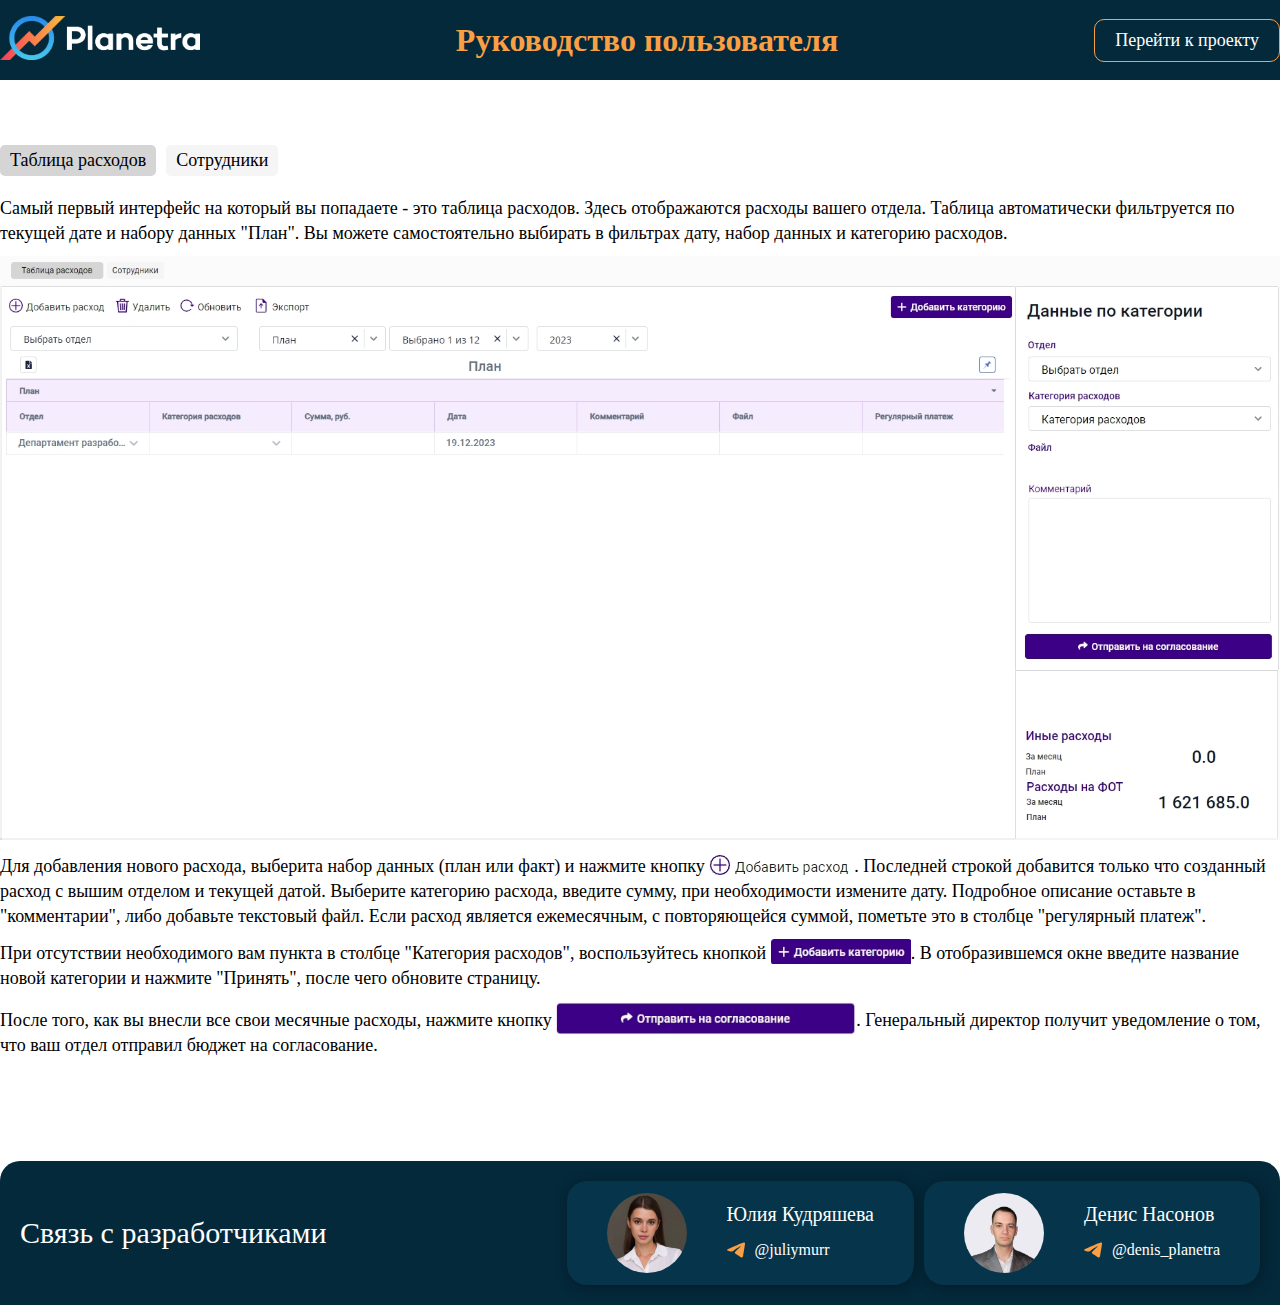
<file: other/index.html>
<!DOCTYPE html>
<html lang="en">
<head>
    <meta charset="UTF-8">
    <meta http-equiv="X-UA-Compatible" content="IE=edge">
    <meta name="viewport" content="width=device-width, initial-scale=1.0">
    <link rel="stylesheet" href="index.css">
    <title>Инструкция по бюджетированию</title>
</head>
<body>
    <header class="header">
        <div class="container">
            <div class="logo">
                <a href="https://denis0991.github.io/budgeting/index"><img class="logo__img" src="cropped-planetra_1.png" alt=""></a>
            </div>
            <h1 class="title">Руководство пользователя</h1>
            <div class="header__project">
               <a class="header__project-link" target="_blank" href="https://ks2.planetra.ru/#/publications/b053cdec5dead7944578e349648557ac3460ae65/01ee9d85-f50d-2149-b8f4-00b15c0c4000?projectUuid=01ee9d85-f50c-fc03-b858-00b15c0c4000"></a>
               <p class="header__project-text">
                Перейти к проекту
               </p>
            </div>
        </div>
    </header>
    <main class="main">
        <div class="main__container">
            <ul class="button-container">
                <li class="expense-table btn btn_active">Таблица расходов</li>
                <li class="employees btn">Сотрудники</li>
            </ul>
            <div class="content">
                <div class="main__expense-table">
                    <p class="main__text">Самый первый интерфейс на который вы попадаете - это таблица расходов.
                        Здесь отображаются расходы вашего отдела. Таблица автоматически фильтруется по текущей дате и набору данных "План". Вы можете самостоятельно выбирать
                    в фильтрах дату, набор данных и категорию расходов.
                    </p>
                    <img class="table-img" src="img/Скриншот 19-12-2023 144900.jpg" alt="">
                        <p class="main__text">Для добавления нового расхода, выберита набор данных (план или факт) и нажмите кнопку <img class="add" src="img/Скриншот 19-12-2023 144121.jpg" alt="">.
                            Последней строкой добавится только что созданный расход с вышим отделом и текущей датой. Выберите категорию расхода, введите сумму,
                            при необходимости измените дату. Подробное описание оставьте в "комментарии", либо добавьте текстовый файл. Если расход является ежемесячным,
                            с повторяющейся суммой, пометьте это в столбце "регулярный платеж".
                        </p>
                        <p class="main__text">
                            При отсутствии необходимого вам пункта в столбце "Категория расходов", воспользуйтесь кнопкой <img class="add-category" src="img/Скриншот 19-12-2023 145108.jpg" alt="">. В отобразившемся окне введите
                            название новой категории и нажмите "Принять", после чего обновите страницу.
                        </p>
                        <p class="main__text">После того, как вы внесли все свои месячные расходы, нажмите кнопку <img class="submit" src="img/Скриншот 19-12-2023 150235.jpg" alt="">. Генеральный директор получит уведомление о том, что ваш
                            отдел отправил бюджет на согласование.
                        </p>
                </div>
                <div class="main__employees disable">
                    <p class="main__text">На интерфейсе "Сотрудники" вы можете видеть всех сотрудников вашего отдела/департамента.
                        Таблица автоматически фильтруется по текущей дате. Здесь представлена информация по зарплатам сотрудников. А так же
                        дополнительные данные, доступные по кнопке <img class="info" src="img/Скриншот 20-12-2023 103408.jpg" alt="">
                    </p>
                    <p class="main__text">Нажав на определенного сотрудника, можно <img class="content-img" src="img/Скриншот 20-12-2023 110336.jpg" alt="">, либо <img class="content-img" src="img/Скриншот 20-12-2023 110347.jpg" alt=""></p>

                    <img class="table-img" src="img/Скриншот 20-12-2023 101645.jpg" alt="">
                    <p class="main__text">Если имеются непредвиденные расходы на сотрудника, воспользуйтесь кнопкой <img class="additional-expenses" src="img/Скриншот 20-12-2023 104057.jpg" alt="">.
                    В отобразившемся окне нужно выбрать сотрудника, набор данных, затем нажать кнопку "Добавить расход" и заполнить необходимые данные (сумма, тип расхода, комментарий).
                    </p>
                    <img class="dop-modal" src="img/Скриншот 20-12-2023 105821.jpg" alt="">
                </div>
            </div>
          
        </div>
    </main>
    <footer class="footer">
        <div class="container">
            <div class="footer__title">
                Связь с разработчиками
            </div>
            <div class="juls">
                <a class="juls__link" href="https://t.me/juliymurr" target="blank"></a>
                <div class="juls__photo">
                    <img class="footer__photo" src="img/photo_2023-09-12_15-23-03.jpg" alt="">
                </div>
                <div class="juls__text">
                    <p class="juls__name">Юлия Кудряшева</p>
                    <p class="svg"><svg xmlns="http://www.w3.org/2000/svg" width="18" height="18" viewBox="0 0 543 450" fill="none">
                        <path fill-rule="evenodd" clip-rule="evenodd" d="M37.3284 193.722C183.089 130.217 280.285 88.35 328.917 68.1222C467.773 10.3674 496.625 0.334815 515.431 0.00353222C519.568 -0.0693298 528.816 0.95574 534.806 5.8167C539.865 9.92121 541.257 15.4658 541.923 19.3573C542.589 23.2488 543.418 32.1138 542.759 39.0407C535.234 118.102 502.675 309.965 486.111 398.515C479.102 435.984 465.301 448.548 451.941 449.777C422.905 452.449 400.856 430.588 372.733 412.153C328.727 383.306 303.866 365.349 261.15 337.2C211.784 304.669 243.786 286.789 271.919 257.569C279.282 249.921 407.215 133.556 409.691 123C410.001 121.68 410.288 116.759 407.365 114.16C404.441 111.562 400.126 112.45 397.012 113.157C392.599 114.159 322.298 160.625 186.11 252.556C166.155 266.259 148.081 272.935 131.887 272.585C114.034 272.199 79.6927 262.491 54.1636 254.192C22.8511 244.014 -2.03552 238.632 0.131547 221.346C1.26029 212.343 13.6592 203.135 37.3284 193.722Z" fill="#F99F44"/>
                        </svg>@juliymurr</p>
                </div>
            </div>
            <div class="denis">
                <a class="denis__link" href="https://t.me/denis_planetra" target="blank"></a>
                <div class="denis__photo">
                    <img class="footer__photo" src="img/вввjpg.jpg" alt="">
                </div>
                <div class="denis__text">
                    <p class="denis__name">Денис Насонов</p>
                    <p class="svg"><svg xmlns="http://www.w3.org/2000/svg" width="18" height="18" viewBox="0 0 543 450" fill="none">
                        <path fill-rule="evenodd" clip-rule="evenodd" d="M37.3284 193.722C183.089 130.217 280.285 88.35 328.917 68.1222C467.773 10.3674 496.625 0.334815 515.431 0.00353222C519.568 -0.0693298 528.816 0.95574 534.806 5.8167C539.865 9.92121 541.257 15.4658 541.923 19.3573C542.589 23.2488 543.418 32.1138 542.759 39.0407C535.234 118.102 502.675 309.965 486.111 398.515C479.102 435.984 465.301 448.548 451.941 449.777C422.905 452.449 400.856 430.588 372.733 412.153C328.727 383.306 303.866 365.349 261.15 337.2C211.784 304.669 243.786 286.789 271.919 257.569C279.282 249.921 407.215 133.556 409.691 123C410.001 121.68 410.288 116.759 407.365 114.16C404.441 111.562 400.126 112.45 397.012 113.157C392.599 114.159 322.298 160.625 186.11 252.556C166.155 266.259 148.081 272.935 131.887 272.585C114.034 272.199 79.6927 262.491 54.1636 254.192C22.8511 244.014 -2.03552 238.632 0.131547 221.346C1.26029 212.343 13.6592 203.135 37.3284 193.722Z" fill="#F99F44"/>
                        </svg>@denis_planetra</p>
                </div>
            </div>
        </div>
    </footer>
    <script src="index.js"></script>
</body>
</html>
</file>
<file: index.css>
* {
    margin: 0;
    padding: 0;
    box-sizing: border-box;
}


.header {
    background-color: #04293B;
    height: 80px;
    position: sticky;
    top: 0;
}

.header__project-text {
    font-size: 18px;
}

.container {
    max-width: 1400px;
    margin: auto;
    display: flex;
    height: 100%;
    justify-content: space-between;
    align-items: center;
}

.logo__img {
    width: 200px;
}

.title {
    color: #f99f44;
    text-align: center;
}

.header__project {
    border: 1px solid #f99f44;
    border-radius: 10px;
    padding: 10px 20px;
    color: #ffffff;
    position: relative;
    transition: background-color 0.3s;
}

.header__project:hover {
    background-color: #f99f44;
    transition: 0.3s;
}

.header__project-link {
    display: block;
    position: absolute;
    top: 0;
    left: 0;
    width: 100%;
    height: 100%;
}

.footer {
    background-color: #04293b;
    padding: 20px;
    border-radius: 20px 20px 0 0;
    position: fixed;
    left: 0;
    right: 0;
    bottom: 0;
}


.juls {
    border-radius: 20px;
    background-color: #06344a;
    box-shadow: 2px 2px 14px rgba(0, 0, 0, 0.35);
    padding: 12px 40px;
    display: flex;
    gap: 40px;
    align-items: center;
    margin-left: auto;
    margin-right: 10px;
    position: relative;
    transition: scale 0.3s;
}

.juls:hover,
.denis:hover {
    scale: 1.05;
    transition: 0.3s;
}
.denis {
    border-radius: 20px;
    background-color: #06344a;
    box-shadow: 2px 2px 14px rgba(0, 0, 0, 0.35);
    padding: 12px 40px;
    display: flex;
    gap: 40px;
    align-items: center;
    position: relative;
    transition: scale 0.3s;
}

.juls__photo,
.denis__photo {
    width: 80px;
    height: 80px;
    border-radius: 50%;
    overflow: hidden;
}

.juls__text,
.denis__text {
    color: white;
}

.footer__photo {
    max-width: 100%;
}

.link {
    text-decoration: none;
    color: white;
    display: block;
}

.telegramm {
    width: 20px;
}

.svg {
    /* border: 1px solid red; */
    display: flex;
    padding: 5px 0 5px 0;
    gap: 10px;
}

.footer__title {
    color: white;
    font-size: 30px;
}

.juls__name,
.denis__name {
    font-size: 20px;
    margin-bottom: 10px;
}

.main {
    padding: 65px 0 65px;
}

.main__container {
    max-width: 1400px;
    margin: 0 auto;
    display: flex;
    justify-content: center;
    align-items: center;
    gap: 40px;
}

.main__img {
    background-image: url(img/main_screen.png);
    width: 100%;
    border-radius: 20px;
    padding: 85px 0 85px 0;
}

.main__item {
    width: 280px;
    height: 400px;
    border-radius: 20px;
    background-color: white;
    box-shadow: 2px 2px 14px rgba(0, 0, 0, 0.35);
    padding: 30px 10px 30px;
    font-size: 30px;
    text-align: center;
    display: flex;
    flex-direction: column;
    justify-content: space-between;
    align-items: center;
    position: relative;
    transition-property: scale, background-color ;
    transition-duration: 0.3s;
}

.svg-dr {
    /* width: 130px; */
    height: 150px;
}

.main__item:hover {
    scale: 1.05;
    transition: 0.3s;
    background-color: #f99f44;
}

.main__item-svg {
    transition: 0.3s;
}

.main__item:hover .main__item-svg {
    fill: #06344a;
    transition: 0.3s;
}

.main__item-link {
    display: block;
    position: absolute;
    width: 100%;
    height: 100%;
    top: 0;
    left: 0;
}

.denis__link,
.juls__link {
    display: block;
    position: absolute;
    width: 100%;
    height: 100%;
    top: 0;
    left: 0;
}
</file>
<file: admin/index.css>
* {
    margin: 0;
    padding: 0;
    box-sizing: border-box;
    list-style-type: none;
}


.header {
    background-color: #04293B;
    height: 80px;
}

.header__project-text {
    font-size: 18px;
}

.main__expense-table,
.main__employees,
.main__final-expenses,
.main__income,
.main__kpi,
.main__fot {
    /* position: absolute; */
    overflow: hidden;
    transition-property: opacity, height, z-index;
    transition-duration: 0.5s;
}

.disable {
    opacity: 0;
    z-index: -10;
    transition: 0.5s;
    height: 0;
}

.dop-modal {
    display: block;
    margin: 0 auto;
}

.container {
    max-width: 1400px;
    margin: auto;
    display: flex;
    height: 100%;
    justify-content: space-between;
    align-items: center;
}

.content {
    min-height: 100vh;
    position: relative;
}

.content-img {
    margin-bottom: -5px;
}

.employees-first {
    margin-bottom: 10px;
}

.title {
    color: #f99f44;
    text-align: center;
}

.logo__img {
    width: 200px;
}

.header__project {
    border: 1px solid #f99f44;
    border-radius: 10px;
    padding: 10px 20px;
    color: #ffffff;
    position: relative;
    transition: background-color 0.3s;
}

.header__project:hover {
    background-color: #f99f44;
    transition: 0.3s;
}

.header__project-link {
    display: block;
    position: absolute;
    top: 0;
    left: 0;
    width: 100%;
    height: 100%;
}


.main__text {
    font-size: 18px;
    margin-bottom: 10px;
    line-height: 25px;
    text-indent: 15px;
}

.main__text-title {
    font-size: 20px;
    font-weight: bold;
    margin-bottom: 10px;
    line-height: 25px;
    text-indent: 15px;
}

.add-employees {
    width: 150px;
    margin-bottom: -5px;
}

.yes,
.no {
    width: 120px;
    margin-bottom: -6px;
}

.licensium {
    display: block;
    margin: 0 auto;
}

.licensium-button {
    margin-bottom: -5px;
}

.expense-table {
    font-size: 18px;
    margin-bottom: 20px;
    background-color: #f5f5f5;
    border-radius: 5px;
    padding: 5px 10px;
    transition-property: background-color;
    transition-duration: 0.3s;
}

.employees,
.final-expense,
.income,
.kpi,
.fot {
    font-size: 18px;
    margin-bottom: 20px;
    background-color:  #f5f5f5;
    border-radius: 5px;
    padding: 5px 10px;
    transition-property: background-color;
    transition-duration: 0.3s;
}

.btn:hover {
    cursor: pointer;
    background-color: #d5d5d5;
    transition: 0.3s;
}

.btn_active {
    cursor: default;
    background-color: #d5d5d5;
}

.button-container {
    display: flex;
    gap: 10px;
}

.submit {
    width: 300px;
    margin-bottom: -10px;
}

.info {
    width: 180px;
    margin-bottom: -7px;
}

.additional-expenses {
    margin-bottom: -5px;
}

.footer {
    background-color: #04293b;
    padding: 20px;
    border-radius: 20px 20px 0 0;
}


.juls {
    border-radius: 20px;
    background-color: #06344a;
    box-shadow: 2px 2px 14px rgba(0, 0, 0, 0.35);
    padding: 12px 40px;
    display: flex;
    gap: 40px;
    align-items: center;
    margin-left: auto;
    margin-right: 10px;
    position: relative;
    transition: scale 0.3s;
}

.juls:hover,
.denis:hover {
    scale: 1.05;
    transition: 0.3s;
}
.denis {
    border-radius: 20px;
    background-color: #06344a;
    box-shadow: 2px 2px 14px rgba(0, 0, 0, 0.35);
    padding: 12px 40px;
    display: flex;
    gap: 40px;
    align-items: center;
    position: relative;
    transition: scale 0.3s;
}

.juls__photo,
.denis__photo {
    width: 80px;
    height: 80px;
    border-radius: 50%;
    overflow: hidden;
}

.juls__text,
.denis__text {
    color: white;
}

.footer__photo {
    max-width: 100%;
}

.link {
    text-decoration: none;
    color: white;
    display: block;
}

.telegramm {
    width: 20px;
}

.svg {
    /* border: 1px solid red; */
    display: flex;
    padding: 5px 0 5px 0;
    gap: 10px;
}

.footer__title {
    color: white;
    font-size: 30px;
}

.juls__name,
.denis__name {
    font-size: 20px;
    margin-bottom: 10px;
}

.main {
    padding: 65px 0 65px;
}

.main__container {
    max-width: 1400px;
    margin: 0 auto;
    /* display: flex; */
    /* justify-content: center;
    align-items: center; */
    gap: 40px;
}

.table-img {
    width: 100%;
    margin-bottom: 10px;
}

.add {
    margin-bottom: -3px;
}

.add-category {
    width: 140px;
    display: inline-block;
    margin-bottom: -5px;
}

.denis__link,
.juls__link {
    display: block;
    position: absolute;
    width: 100%;
    height: 100%;
    top: 0;
    left: 0;
}
</file>
<file: dr_and_commers/index.css>
* {
    margin: 0;
    padding: 0;
    box-sizing: border-box;
    list-style-type: none;
}


.header {
    background-color: #04293B;
    height: 80px;
}

.header__project-text {
    font-size: 18px;
}

.main__expense-table,
.main__employees,
.main__final-expenses,
.main__income,
.main__kpi {
    /* position: absolute; */
    overflow: hidden;
    transition-property: opacity, height, z-index;
    transition-duration: 0.5s;
}

.disable {
    opacity: 0;
    z-index: -10;
    transition: 0.5s;
    height: 0;
}

.dop-modal {
    display: block;
    margin: 0 auto;
}

.container {
    max-width: 1400px;
    margin: auto;
    display: flex;
    height: 100%;
    justify-content: space-between;
    align-items: center;
}

.content {
    min-height: 100vh;
    position: relative;
}

.content-img {
    margin-bottom: -5px;
}

.employees-first {
    margin-bottom: 10px;
}

.title {
    color: #f99f44;
    text-align: center;
}

.logo__img {
    width: 200px;
}

.header__project {
    border: 1px solid #f99f44;
    border-radius: 10px;
    padding: 10px 20px;
    color: #ffffff;
    position: relative;
    transition: background-color 0.3s;
}

.header__project:hover {
    background-color: #f99f44;
    transition: 0.3s;
}

.header__project-link {
    display: block;
    position: absolute;
    top: 0;
    left: 0;
    width: 100%;
    height: 100%;
}


.main__text {
    font-size: 18px;
    margin-bottom: 10px;
    line-height: 25px;
}

.yes,
.no {
    width: 120px;
    margin-bottom: -6px;
}

.licensium {
    display: block;
    margin: 0 auto;
}

.licensium-button {
    margin-bottom: -5px;
}

.expense-table {
    font-size: 18px;
    margin-bottom: 20px;
    background-color: #f5f5f5;
    border-radius: 5px;
    padding: 5px 10px;
    transition-property: background-color;
    transition-duration: 0.3s;
}

.employees,
.final-expense,
.income,
.kpi {
    font-size: 18px;
    margin-bottom: 20px;
    background-color:  #f5f5f5;
    border-radius: 5px;
    padding: 5px 10px;
    transition-property: background-color;
    transition-duration: 0.3s;
}

.btn:hover {
    cursor: pointer;
    background-color: #d5d5d5;
    transition: 0.3s;
}

.btn_active {
    cursor: default;
    background-color: #d5d5d5;
}

.button-container {
    display: flex;
    gap: 10px;
}

.submit {
    width: 300px;
    margin-bottom: -10px;
}

.info {
    width: 180px;
    margin-bottom: -7px;
}

.additional-expenses {
    margin-bottom: -5px;
}

.footer {
    background-color: #04293b;
    padding: 20px;
    border-radius: 20px 20px 0 0;
}


.juls {
    border-radius: 20px;
    background-color: #06344a;
    box-shadow: 2px 2px 14px rgba(0, 0, 0, 0.35);
    padding: 12px 40px;
    display: flex;
    gap: 40px;
    align-items: center;
    margin-left: auto;
    margin-right: 10px;
    position: relative;
    transition: scale 0.3s;
}

.juls:hover,
.denis:hover {
    scale: 1.05;
    transition: 0.3s;
}
.denis {
    border-radius: 20px;
    background-color: #06344a;
    box-shadow: 2px 2px 14px rgba(0, 0, 0, 0.35);
    padding: 12px 40px;
    display: flex;
    gap: 40px;
    align-items: center;
    position: relative;
    transition: scale 0.3s;
}

.juls__photo,
.denis__photo {
    width: 80px;
    height: 80px;
    border-radius: 50%;
    overflow: hidden;
}

.juls__text,
.denis__text {
    color: white;
}

.footer__photo {
    max-width: 100%;
}

.link {
    text-decoration: none;
    color: white;
    display: block;
}

.telegramm {
    width: 20px;
}

.svg {
    /* border: 1px solid red; */
    display: flex;
    padding: 5px 0 5px 0;
    gap: 10px;
}

.footer__title {
    color: white;
    font-size: 30px;
}

.juls__name,
.denis__name {
    font-size: 20px;
    margin-bottom: 10px;
}

.main {
    padding: 65px 0 65px;
}

.main__container {
    max-width: 1400px;
    margin: 0 auto;
    /* display: flex; */
    /* justify-content: center;
    align-items: center; */
    gap: 40px;
}

.table-img {
    width: 100%;
    margin-bottom: 10px;
}

.add {
    margin-bottom: -3px;
}

.add-category {
    width: 140px;
    display: inline-block;
    margin-bottom: -5px;
}

.denis__link,
.juls__link {
    display: block;
    position: absolute;
    width: 100%;
    height: 100%;
    top: 0;
    left: 0;
}
</file>
<file: gendir/index.css>
* {
    margin: 0;
    padding: 0;
    box-sizing: border-box;
    list-style-type: none;
}


.header {
    background-color: #04293B;
    height: 80px;
}

.header__project-text {
    font-size: 18px;
}

.main__expense-table,
.main__employees,
.main__final-expenses,
.main__income,
.main__kpi,
.main__create,
.main__comparison {
    /* position: absolute; */
    overflow: hidden;
    transition-property: opacity, height, z-index;
    transition-duration: 0.5s;
}

.disable {
    opacity: 0;
    z-index: -10;
    transition: 0.5s;
    height: 0;
}

.dop-modal {
    display: block;
    margin: 0 auto;
}

.container {
    max-width: 1400px;
    margin: auto;
    display: flex;
    height: 100%;
    justify-content: space-between;
    align-items: center;
}

.content {
    min-height: 100vh;
    position: relative;
}

.content-img {
    margin-bottom: -5px;
}

.employees-first {
    margin-bottom: 10px;
}

.title {
    color: #f99f44;
    text-align: center;
}

.logo__img {
    width: 200px;
}

.header__project {
    border: 1px solid #f99f44;
    border-radius: 10px;
    padding: 10px 20px;
    color: #ffffff;
    position: relative;
    transition: background-color 0.3s;
}

.header__project:hover {
    background-color: #f99f44;
    transition: 0.3s;
}

.header__project-link {
    display: block;
    position: absolute;
    top: 0;
    left: 0;
    width: 100%;
    height: 100%;
}


.main__text {
    font-size: 18px;
    margin-bottom: 10px;
    line-height: 25px;
}

.yes,
.no {
    width: 120px;
    margin-bottom: -6px;
}

.licensium {
    display: block;
    margin: 0 auto;
}

.licensium-button {
    margin-bottom: -5px;
}

.expense-table {
    font-size: 18px;
    margin-bottom: 20px;
    background-color: #f5f5f5;
    border-radius: 5px;
    padding: 5px 10px;
    transition-property: background-color;
    transition-duration: 0.3s;
}

.employees,
.final-expense,
.income,
.kpi,
.create,
.comparison {
    font-size: 18px;
    margin-bottom: 20px;
    background-color:  #f5f5f5;
    border-radius: 5px;
    padding: 5px 10px;
    transition-property: background-color;
    transition-duration: 0.3s;
}

.btn:hover {
    cursor: pointer;
    background-color: #d5d5d5;
    transition: 0.3s;
}

.btn_active {
    cursor: default;
    background-color: #d5d5d5;
}

.button-container {
    display: flex;
    gap: 10px;
}

.submit {
    width: 300px;
    margin-bottom: -10px;
}

.info {
    width: 180px;
    margin-bottom: -7px;
}

.additional-expenses {
    margin-bottom: -5px;
}

.footer {
    background-color: #04293b;
    padding: 20px;
    border-radius: 20px 20px 0 0;
}


.juls {
    border-radius: 20px;
    background-color: #06344a;
    box-shadow: 2px 2px 14px rgba(0, 0, 0, 0.35);
    padding: 12px 40px;
    display: flex;
    gap: 40px;
    align-items: center;
    margin-left: auto;
    margin-right: 10px;
    position: relative;
    transition: scale 0.3s;
}

.juls:hover,
.denis:hover {
    scale: 1.05;
    transition: 0.3s;
}
.denis {
    border-radius: 20px;
    background-color: #06344a;
    box-shadow: 2px 2px 14px rgba(0, 0, 0, 0.35);
    padding: 12px 40px;
    display: flex;
    gap: 40px;
    align-items: center;
    position: relative;
    transition: scale 0.3s;
}

.juls__photo,
.denis__photo {
    width: 80px;
    height: 80px;
    border-radius: 50%;
    overflow: hidden;
}

.juls__text,
.denis__text {
    color: white;
}

.footer__photo {
    max-width: 100%;
}

.link {
    text-decoration: none;
    color: white;
    display: block;
}

.telegramm {
    width: 20px;
}

.svg {
    /* border: 1px solid red; */
    display: flex;
    padding: 5px 0 5px 0;
    gap: 10px;
}

.footer__title {
    color: white;
    font-size: 30px;
}

.juls__name,
.denis__name {
    font-size: 20px;
    margin-bottom: 10px;
}

.main {
    padding: 65px 0 65px;
}

.main__container {
    max-width: 1400px;
    margin: 0 auto;
    /* display: flex; */
    /* justify-content: center;
    align-items: center; */
    gap: 40px;
}

.table-img {
    width: 100%;
    margin-bottom: 10px;
}

.add {
    margin-bottom: -3px;
}

.add-category {
    width: 140px;
    display: inline-block;
    margin-bottom: -5px;
}

.denis__link,
.juls__link {
    display: block;
    position: absolute;
    width: 100%;
    height: 100%;
    top: 0;
    left: 0;
}
</file>
<file: other/index.css>
* {
    margin: 0;
    padding: 0;
    box-sizing: border-box;
    list-style-type: none;
}


.header {
    background-color: #04293B;
    height: 80px;
}

.header__project-text {
    font-size: 18px;
}

.main__expense-table,
.main__employees {
    /* position: absolute; */
    overflow: hidden;
    transition-property: opacity, height, z-index;
    transition-duration: 0.5s;
}

.disable {
    opacity: 0;
    z-index: -10;
    transition: 0.5s;
    height: 0;
}

.main__employees {
    /* transform: translateY(-125%); */
}

.dop-modal {
    display: block;
    margin: 0 auto;
}

.container {
    max-width: 1400px;
    margin: auto;
    display: flex;
    height: 100%;
    justify-content: space-between;
    align-items: center;
}

.content {
    min-height: 100vh;
    position: relative;
}

.content-img {
    margin-bottom: -5px;
}

.employees-first {
    margin-bottom: 10px;
}

.title {
    color: #f99f44;
    text-align: center;
}

.logo__img {
    width: 200px;
}

.header__project {
    border: 1px solid #f99f44;
    border-radius: 10px;
    padding: 10px 20px;
    color: #ffffff;
    position: relative;
    transition: background-color 0.3s;
}

.header__project:hover {
    background-color: #f99f44;
    transition: 0.3s;
}

.header__project-link {
    display: block;
    position: absolute;
    top: 0;
    left: 0;
    width: 100%;
    height: 100%;
}


.main__text {
    font-size: 18px;
    margin-bottom: 10px;
    line-height: 25px;
}

.expense-table {
    font-size: 18px;
    margin-bottom: 20px;
    background-color: #f5f5f5;
    border-radius: 5px;
    padding: 5px 10px;
    transition-property: background-color;
    transition-duration: 0.3s;
}

.employees {
    font-size: 18px;
    margin-bottom: 20px;
    background-color:  #f5f5f5;
    border-radius: 5px;
    padding: 5px 10px;
    transition-property: background-color;
    transition-duration: 0.3s;
}

.btn:hover {
    cursor: pointer;
    background-color: #d5d5d5;
    transition: 0.3s;
}

.btn_active {
    cursor: default;
    background-color: #d5d5d5;
}

.button-container {
    display: flex;
    gap: 10px;
}

.submit {
    width: 300px;
    margin-bottom: -10px;
}

.info {
    width: 180px;
    margin-bottom: -7px;
}

.additional-expenses {
    margin-bottom: -5px;
}

.footer {
    background-color: #04293b;
    padding: 20px;
    border-radius: 20px 20px 0 0;
}


.juls {
    border-radius: 20px;
    background-color: #06344a;
    box-shadow: 2px 2px 14px rgba(0, 0, 0, 0.35);
    padding: 12px 40px;
    display: flex;
    gap: 40px;
    align-items: center;
    margin-left: auto;
    margin-right: 10px;
    position: relative;
    transition: scale 0.3s;
}

.juls:hover,
.denis:hover {
    scale: 1.05;
    transition: 0.3s;
}
.denis {
    border-radius: 20px;
    background-color: #06344a;
    box-shadow: 2px 2px 14px rgba(0, 0, 0, 0.35);
    padding: 12px 40px;
    display: flex;
    gap: 40px;
    align-items: center;
    position: relative;
    transition: scale 0.3s;
}

.juls__photo,
.denis__photo {
    width: 80px;
    height: 80px;
    border-radius: 50%;
    overflow: hidden;
}

.juls__text,
.denis__text {
    color: white;
}

.footer__photo {
    max-width: 100%;
}

.link {
    text-decoration: none;
    color: white;
    display: block;
}

.telegramm {
    width: 20px;
}

.svg {
    /* border: 1px solid red; */
    display: flex;
    padding: 5px 0 5px 0;
    gap: 10px;
}

.footer__title {
    color: white;
    font-size: 30px;
}

.juls__name,
.denis__name {
    font-size: 20px;
    margin-bottom: 10px;
}

.main {
    padding: 65px 0 65px;
}

.main__container {
    max-width: 1400px;
    margin: 0 auto;
    /* display: flex; */
    /* justify-content: center;
    align-items: center; */
    gap: 40px;
}

.table-img {
    width: 100%;
    margin-bottom: 10px;
}

.add {
    margin-bottom: -3px;
}

.add-category {
    width: 140px;
    display: inline-block;
    margin-bottom: -5px;
}

.denis__link,
.juls__link {
    display: block;
    position: absolute;
    width: 100%;
    height: 100%;
    top: 0;
    left: 0;
}
</file>
